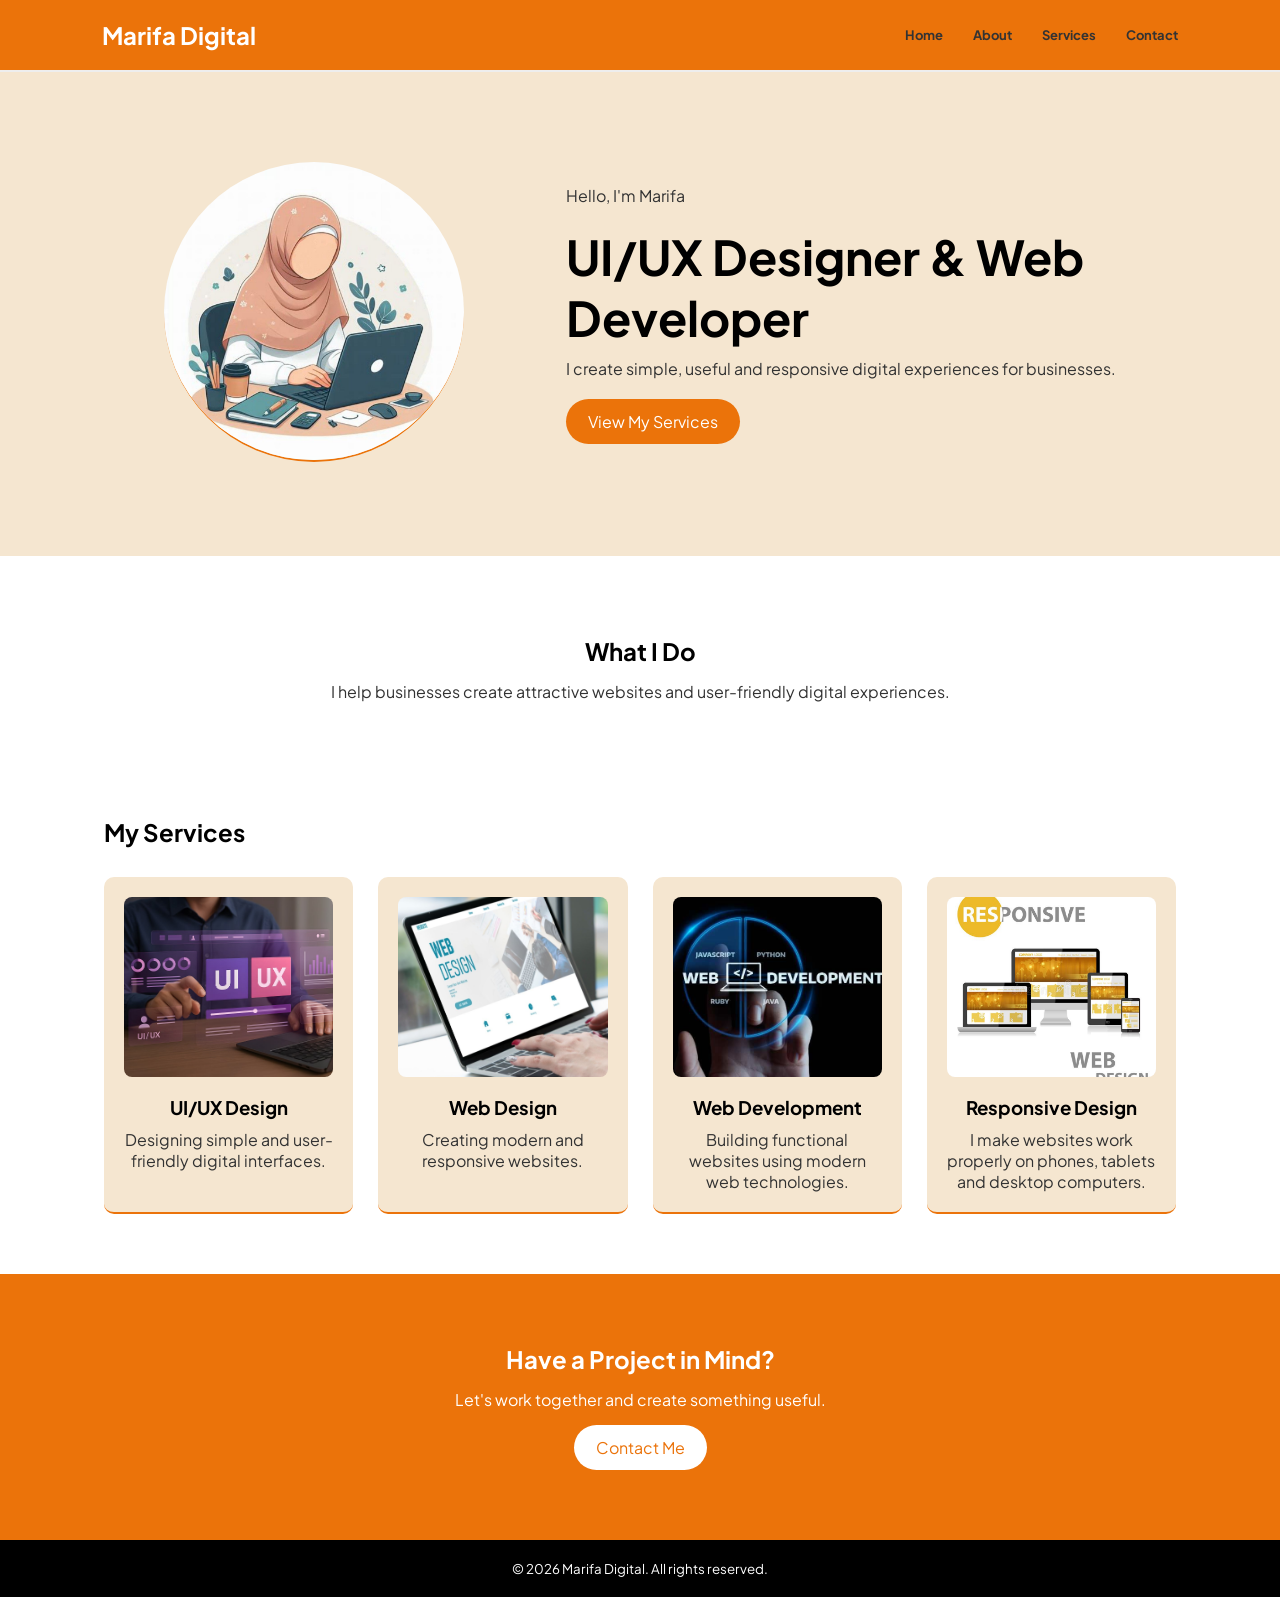
<file: Pages/index.html>
<!DOCTYPE html>
<html lang="en">
<head>
    <meta charset="UTF-8">
    <meta name="viewport" content="width=device-width, initial-scale=1.0">
    <link rel="preconnect" href="https://fonts.googleapis.com">
    <link rel="preconnect" href="https://fonts.gstatic.com" crossorigin>
    <link href="https://fonts.googleapis.com/css2?family=Plus+Jakarta+Sans:wght@400;500;600;700&display=swap" rel="stylesheet">
    <link rel="stylesheet" href="../style/style.css">
    <title>Marifa Digital-Home</title>
</head>

<body>
    <header>
        <nav class="navbar">
            <h1 class="logo">Marifa Digital</h1>

            <div class="nav-links">
                <a href="index.html">Home</a>
                <a href="about.html">About</a>
                <a href="services.html">Services</a>
                <a href="contact.html">Contact</a>
            </div>
        </nav>
    </header>

    <main>
        <section class="hero">
            <div class="hero-image">
                <img src="../images/profile.jpg" alt="Profile">
            </div>
            <div class="hero-text">
                <p>Hello, I'm Marifa</p>
                <h2>UI/UX Designer & Web Developer</h2>
                <p>
                    I create simple, useful and responsive
                    digital experiences for businesses.
                </p>
                <a href="services.html" class="button">View My Services</a>
            </div>
        </section>

        <section class="intro">
            <h2>What I Do</h2>
            <p>
                I help businesses create attractive websites
                and user-friendly digital experiences.
            </p>
        </section>

        <section class="featured-services">
            <h2>My Services</h2>
            <div class="service-container">
                
                <article class="service-card">
                    <img src="../images/ui-design.jpg" alt="UI and UX design">
                    <h3>UI/UX Design</h3>
                    <p>
                        Designing simple and user-friendly
                        digital interfaces.
                    </p>
                </article>

                <article class="service-card">
                    <img src="../images/web-design.jpg" alt="Web design">
                    <h3>Web Design</h3>
                    <p>
                        Creating modern and responsive
                        websites.
                    </p>
                </article>

                <article class="service-card">
                    <img src="../images/development.jpg" alt="Web development">
                    <h3>Web Development</h3>
                    <p>
                        Building functional websites using
                        modern web technologies.
                    </p>
                </article>

                <article class="service-card">
                    <img src="../images/responsive.jpg" alt="Responsive website">
                    <h3>Responsive Design</h3>
                    <p>
                        I make websites work properly on phones,
                        tablets and desktop computers.
                    </p>
                </article>
            </div>
        </section>


        <section class="cta">
            <h2>Have a Project in Mind?</h2>
            <p>
                Let's work together and create something useful.
            </p>
            <a href="contact.html" class="button">Contact Me</a>
        </section>
    </main>


    <footer>
        <p>&copy; 2026 Marifa Digital. All rights reserved.</p>
    </footer>
</body>
</html>
</file>
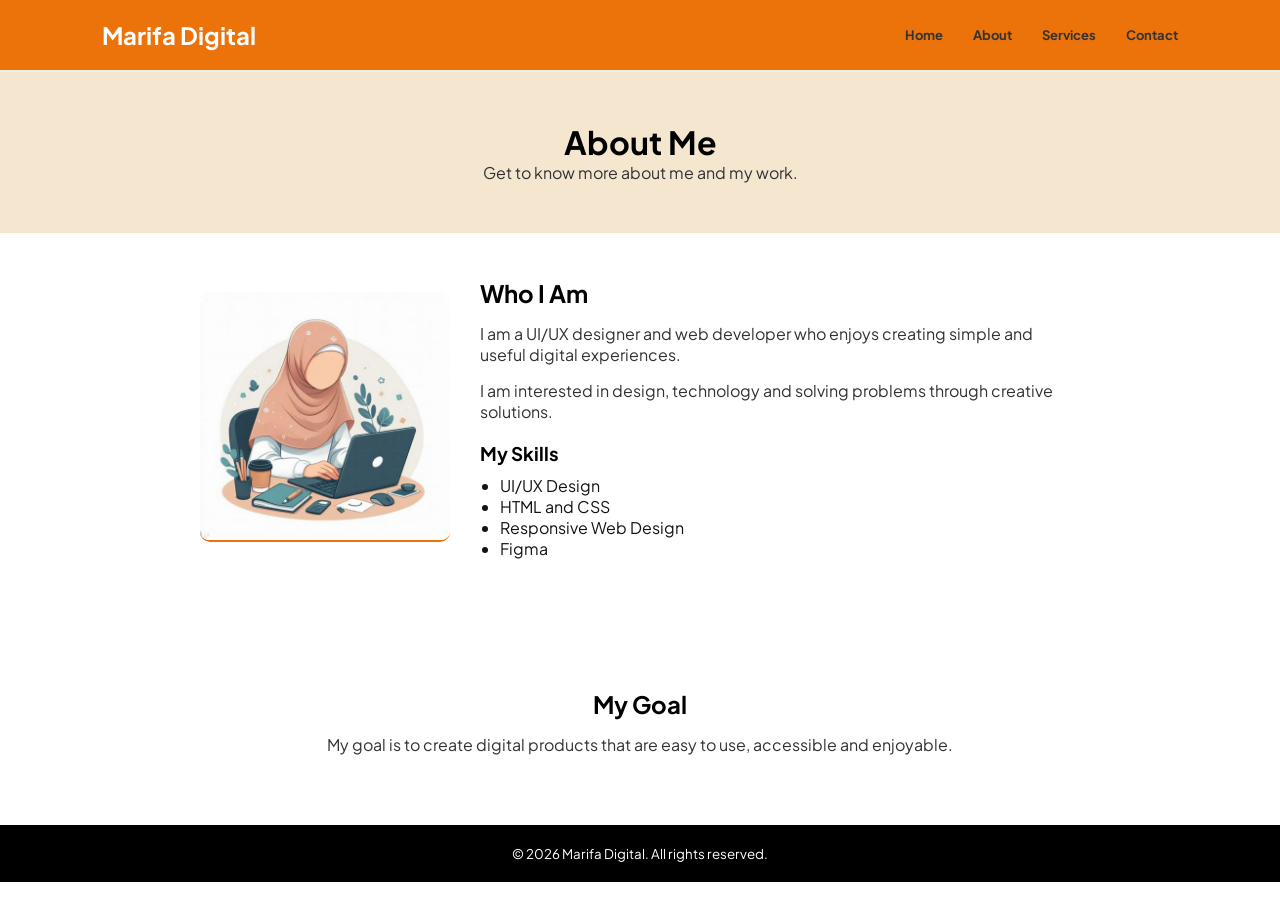
<file: Pages/about.html>
<!DOCTYPE html>
<html lang="en">
<head>
    <meta charset="UTF-8">
    <meta name="viewport" content="width=device-width, initial-scale=1.0">
    <link rel="preconnect" href="https://fonts.googleapis.com">
    <link rel="preconnect" href="https://fonts.gstatic.com" crossorigin>
    <link href="https://fonts.googleapis.com/css2?family=Plus+Jakarta+Sans:wght@400;500;600;700&display=swap" rel="stylesheet">
    <link rel="stylesheet" href="../style/style.css">
    <title>Marifa Digital - About</title>
</head>

<body>
    <header>
        <nav class="navbar">
            <h1 class="logo">Marifa Digital</h1>
            <div class="nav-links">
                <a href="index.html">Home</a>
                <a href="about.html">About</a>
                <a href="services.html">Services</a>
                <a href="contact.html">Contact</a>
            </div>
        </nav>
    </header>

    <main>
        <section class="page-header">
            <h2>About Me</h2>
            <p>Get to know more about me and my work.</p>
        </section>

        <section class="about-content">
            <div class="about-image">
                <img src="../images/profile.jpg" alt="Portrait of Marifa">
            </div>
            
            <div class="about-text">
                <h2>Who I Am</h2>
                <p>
                    I am a UI/UX designer and web developer
                    who enjoys creating simple and useful
                    digital experiences.
                </p>
                <p>
                    I am interested in design, technology and
                    solving problems through creative solutions.
                </p>
                <h3>My Skills</h3>
                <ul>
                    <li>UI/UX Design</li>
                    <li>HTML and CSS</li>
                    <li>Responsive Web Design</li>
                    <li>Figma</li>
                </ul>
            </div>
        </section>

        <section class="mission">
            <h2>My Goal</h2>
            <p>
                My goal is to create digital products that are
                easy to use, accessible and enjoyable.
            </p>
        </section>
    </main>

    <footer>
        <p>&copy; 2026 Marifa Digital. All rights reserved.</p>
    </footer>

</body>
</html>
</file>
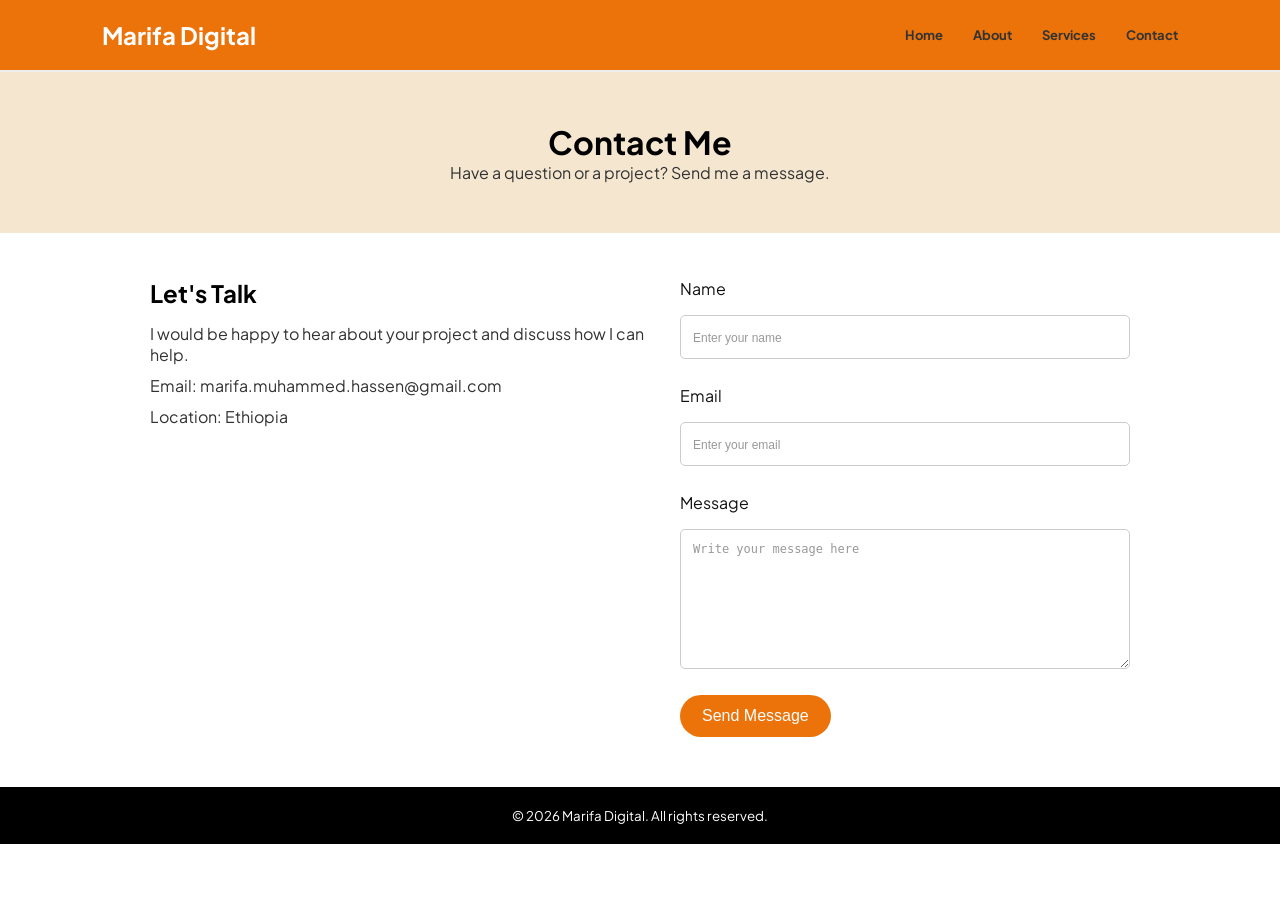
<file: Pages/contact.html>
<!DOCTYPE html>
<html lang="en">
<head>
    <meta charset="UTF-8">
    <meta name="viewport" content="width=device-width, initial-scale=1.0">
    <link rel="preconnect" href="https://fonts.googleapis.com">
    <link rel="preconnect" href="https://fonts.gstatic.com" crossorigin>
    <link href="https://fonts.googleapis.com/css2?family=Plus+Jakarta+Sans:wght@400;500;600;700&display=swap" rel="stylesheet">
    <link rel="stylesheet" href="../style/style.css">
    <title>Marifa Digital - Contact</title>
</head>

<body>
    <header>
        <nav class="navbar">
            <h1 class="logo">Marifa Digital</h1>
            <div class="nav-links">
                <a href="index.html">Home</a>
                <a href="about.html">About</a>
                <a href="services.html">Services</a>
                <a href="contact.html">Contact</a>
            </div>
        </nav>
    </header>

    <main>
        <section class="page-header">
            <h2>Contact Me</h2>
            <p>
                Have a question or a project? Send me a message.
            </p>
        </section>

        <section class="contact">
            <div class="contact-info">
                <h2>Let's Talk</h2>
                <p>
                    I would be happy to hear about your project
                    and discuss how I can help.
                </p>
                <p>Email: marifa.muhammed.hassen@gmail.com</p>
                <p>Location: Ethiopia</p>
            </div>

            <form>
                <label for="name">Name</label>
                <input type="text" id="name" name="name" placeholder="Enter your name"required>

                <label for="email">Email</label>
                <input type="email" id="email" name="email" placeholder="Enter your email" required>

                <label for="message">Message</label>
                <textarea id="message" name="message" rows="6" placeholder="Write your message here" required></textarea>

                <button type="submit">Send Message</button>
            </form>
        </section>
    </main>

    <footer>
        <p>&copy; 2026 Marifa Digital. All rights reserved.</p>
    </footer>
</body>
</html>
</file>
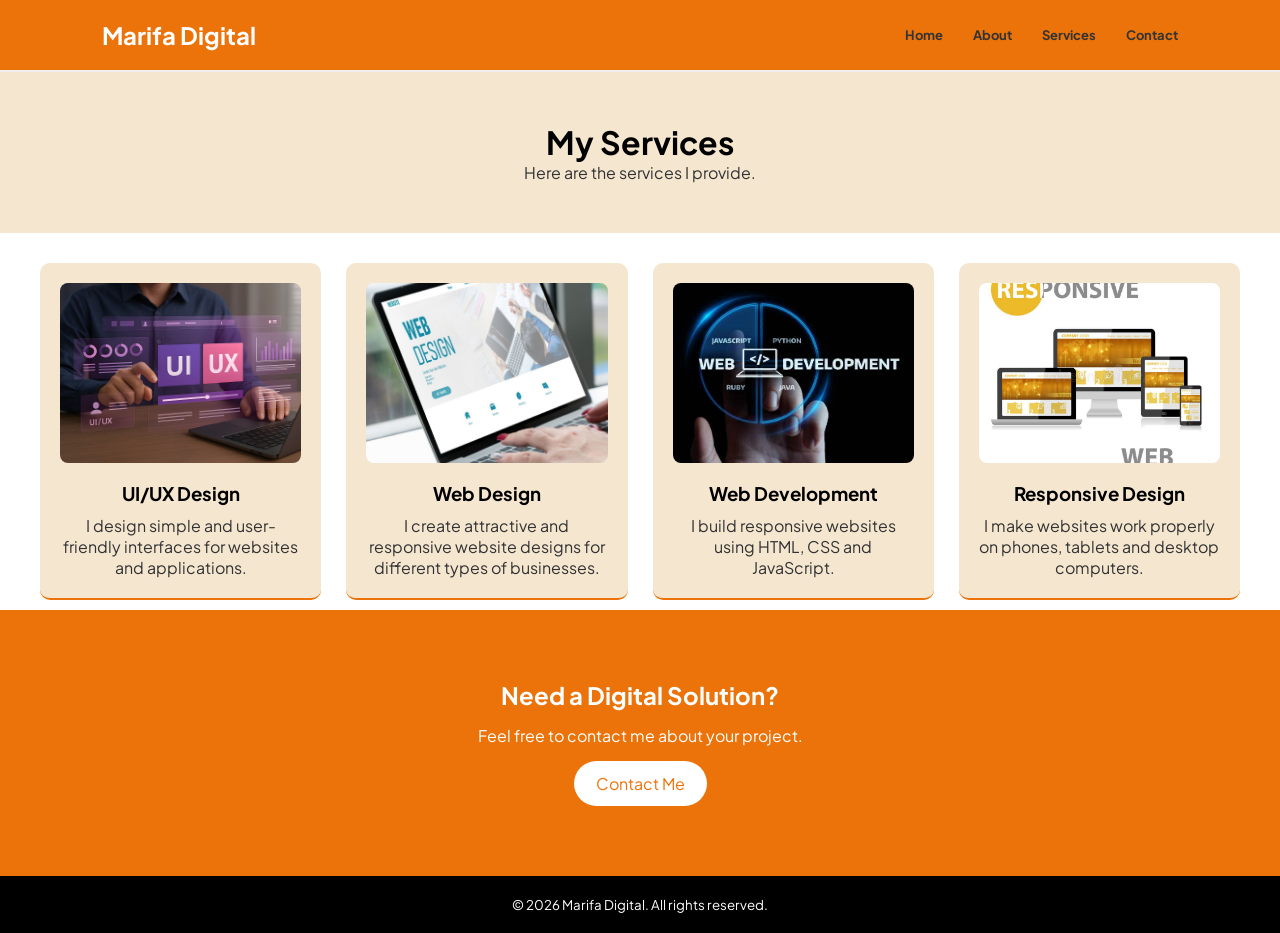
<file: Pages/services.html>
<!DOCTYPE html>
<html lang="en">
<head>
    <meta charset="UTF-8">
    <meta name="viewport" content="width=device-width, initial-scale=1.0">
    <link rel="preconnect" href="https://fonts.googleapis.com">
    <link rel="preconnect" href="https://fonts.gstatic.com" crossorigin>
    <link href="https://fonts.googleapis.com/css2?family=Plus+Jakarta+Sans:wght@400;500;600;700&display=swap" rel="stylesheet">
    <link rel="stylesheet" href="../style/style.css">
    <title>Marifa Digital - Services</title>
</head>

<body>
    <header>
        <nav class="navbar">
            <h1 class="logo">Marifa Digital</h1>
            <div class="nav-links">
                <a href="index.html">Home</a>
                <a href="about.html">About</a>
                <a href="services.html">Services</a>
                <a href="contact.html">Contact</a>
            </div>
        </nav>
    </header>

    <main>
        <section class="page-header">
            <h2>My Services</h2>
            <p>
                Here are the services I provide.
            </p>
        </section>

        <section class="services">
            <article class="service-card">
                <img src="../images/ui-design.jpg" alt="UI and UX design">
                <h3>UI/UX Design</h3>
                <p>
                    I design simple and user-friendly interfaces
                    for websites and applications.
                </p>
            </article>

            <article class="service-card">
                <img src="../images/web-design.jpg" alt="Website design">
                <h3>Web Design</h3>
                <p>
                    I create attractive and responsive website
                    designs for different types of businesses.
                </p>
            </article>

            <article class="service-card">
                <img src="../images/development.jpg" alt="Web development">
                <h3>Web Development</h3>
                <p>
                    I build responsive websites using HTML,
                    CSS and JavaScript.
                </p>
            </article>

            <article class="service-card">
                <img src="../images/responsive.jpg" alt="Responsive website">
                <h3>Responsive Design</h3>
                <p>
                    I make websites work properly on phones,
                    tablets and desktop computers.
                </p>
            </article>
        </section>

        <section class="cta">
            <h2>Need a Digital Solution?</h2>
            <p>
                Feel free to contact me about your project.
            </p>
            <a href="contact.html" class="button">Contact Me</a>
        </section>
    </main>


    <footer>
        <p>&copy; 2026 Marifa Digital. All rights reserved.</p>
    </footer>
    
</body>
</html>
</file>
<file: style/style.css>
* {
    margin: 0;
    padding: 0;
    box-sizing: border-box;
}

body {
    font-family: "Plus Jakarta Sans", sans-serif;
    color: #131313;
    background-size: cover;
    background-position: center;
}

h1,h2,h3 {
    color: #000000;
}

p {
    color: #323232;
}

a {
    text-decoration: none;
}

/* Header */
header {
    background-color: #eb730a;
    padding: 20px 5%;
    border-bottom: 2px solid #eeeeee;
}

.navbar {
    display: flex;
    flex-direction: column;
    align-items: center;
    gap: 15px;
}

.logo {
    color: #ffffff;
    font-size: 24px;
}

.nav-links {
    display: flex;
    gap: 30px;
}

.nav-links a {
    color: #333333;
    font-size:small;
    font-weight:bold;
}

.nav-links a:hover {
    color: #ffffff;
}

/* Hero */
.hero {
    padding: 50px 5%;
    background-color: #f5e6d0;
    display: flex;
    flex-direction: column;
    align-items: center;
    gap: 30px;
    text-align: center;
}
.hero-text {
    max-width: 550px;
}
.hero-text h2 {
    font-size: 36px;
    margin: 10px 0;
}
.hero-text p {
    margin-bottom: 20px;
}
.hero-image img {
    width: 250px;
    height: 250px;
    object-fit: cover;
    border-radius: 50%;
}

/* Buttons */
.button, button {
    display: inline-block;
    background-color: #eb730a;
    color: white;
    padding: 12px 22px;
    border-radius: 25px;
    border: none;
    cursor: pointer;
    font-size: 16px;
    transition: 0.3s;
}
.button:hover, button:hover {
    background-color: #f0b466;
    transform: translateY(-2px);
}

/* General sections */
.intro, 
.featured-services, 
.about-content,
.mission,
.contact,
.cta {
    padding: 50px 5%;
    margin-top: -5px;
}

.intro,
.cta,
.mission {
    text-align: center;
}

.intro h2,
.featured-services h2,
.about-content h2,
.mission h2,
.cta h2,
.contact h2 {
    margin-bottom: 15px;
}

/* Services */
.service-container,
.services {
    display: grid;
    grid-template-columns: 1fr;
    gap: 25px;
    margin-top: 30px;
}

.service-card {
    background-color: #f5e6d0;
    padding: 20px;
    border-radius: 10px;
    text-align: center;
    transition: 0.3s;
    border-bottom: 2px solid #eb730a;
}

.service-card:hover {
    background-color: #f0b466;
    transform: translateY(-5px);
}

.service-card img {
    width: 100%;
    height: 180px;
    object-fit: cover;
    border-radius: 8px;
    margin-bottom: 15px;
}

.service-card h3 {
    margin-bottom: 10px;
}

/* Page Header */
.page-header {
    padding: 50px 5%;
    text-align: center;
    background-color: #f5e6d0;
}
.page-header h2 {
    font-size: 32px;
}

/* About */
.about-content {
    display: flex;
    flex-direction: column;
    align-items: center;
    gap: 30px;
}

.about-image img {
    width: 250px;
    height: 250px;
    object-fit: cover;
    border-radius: 10px;
    border-bottom: solid 2px  #eb730a;
    transition: 0.3s;
}
.about-image img:hover{
    transform: translateY(-2px);
}

.about-text {
    max-width: 600px;
}

.about-text p {
    margin-bottom: 15px;
}

.about-text h3 {
    margin-top: 20px;
}

.about-text ul {
    margin-top: 10px;
    padding-left: 20px;
}

/* CTA */
.cta {
    background-color: #eb730a;
}

.cta h2,.cta p {
    color: white;
}

.cta .button {
    background-color: white;
    color: #eb730a;
    margin-top: 15px;
}

.cta .button:hover {
    background-color: #eeeeee;
}

/* Contact */
.contact {
    display: flex;
    flex-direction: column;
    gap: 30px;
}

.contact-info {
    max-width: 500px;
}

.contact-info p {
    margin-bottom: 10px;
}

form {
    display: flex;
    flex-direction: column;
    gap: 16px;
}

input::placeholder,
textarea::placeholder {
    color: #999999;
    font-size: 12px;
    font-weight:lighter;
}
input, textarea {
    padding: 12px;
    border: 1px solid #cccccc;
    border-radius: 5px;
    font-size: 16px;
    margin-bottom: 10px;
}

button {
    align-self: flex-start;
}

/* Footer */
footer {
    background-color: #000000;
    text-align: center;
    padding: 20px 5%;
    font-size:smaller;
}

footer p {
    color: white;
}

/* Tablet */
@media (min-width: 600px) {
    .navbar {
        flex-direction: row;
        justify-content: space-between;
    }

    .hero {
        flex-direction: row;
        justify-content: space-around;
        text-align: left;
        padding: 70px 8%;
    }

    .hero-image img {
        width: 300px;
        height: 300px;
        border-bottom: solid 2px  #eb730a;
        transition: 0.3s;
    }
    .hero-image img:hover{
        transform: translateY(-2px);
    }

    .service-container,
    .services {
        grid-template-columns: repeat(2, 1fr);
    }

    .about-content {
        flex-direction: row;
        justify-content: center;
        align-items: center;
    }

    .contact {
        flex-direction: row;
        justify-content: center;
    }

    form {
        width: 450px;
    }
}

/* Desktop */
@media (min-width: 900px) {
    header {
        padding: 20px 8%;
    }

    .hero {
        padding: 90px 10%;
    }

    .hero-text h2 {
        font-size: 48px;
    }

    .service-container,
    .services {
        grid-template-columns: repeat(4, 1fr);
        max-width: 1200px;
        margin-left: auto;
        margin-right: auto;
    }

    .featured-services,
    .services,
    .about-content,
    .contact {
        max-width: 1200px;
        margin-left: auto;
        margin-right: auto;
    }

    .intro,
    .cta,
    .mission {
        padding: 70px 10%;
        margin-top: 10px;
    }
}
</file>
